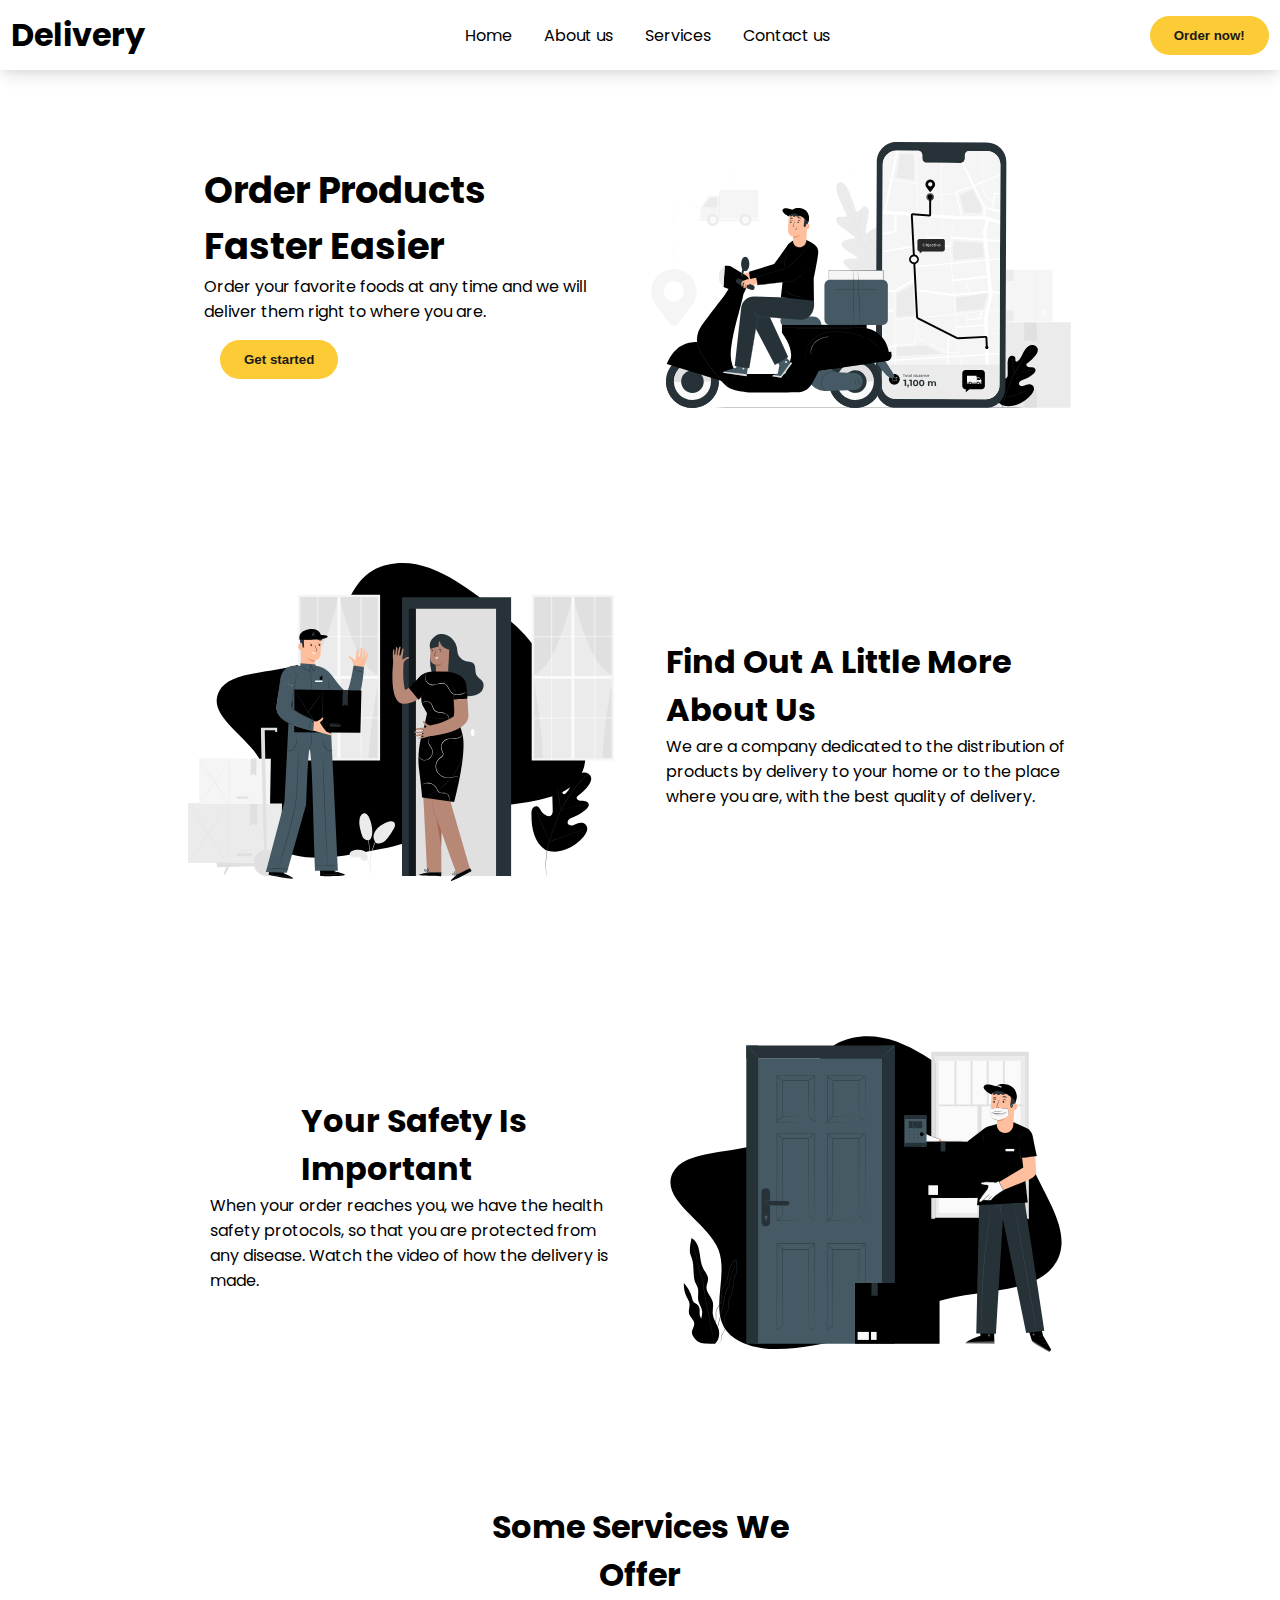
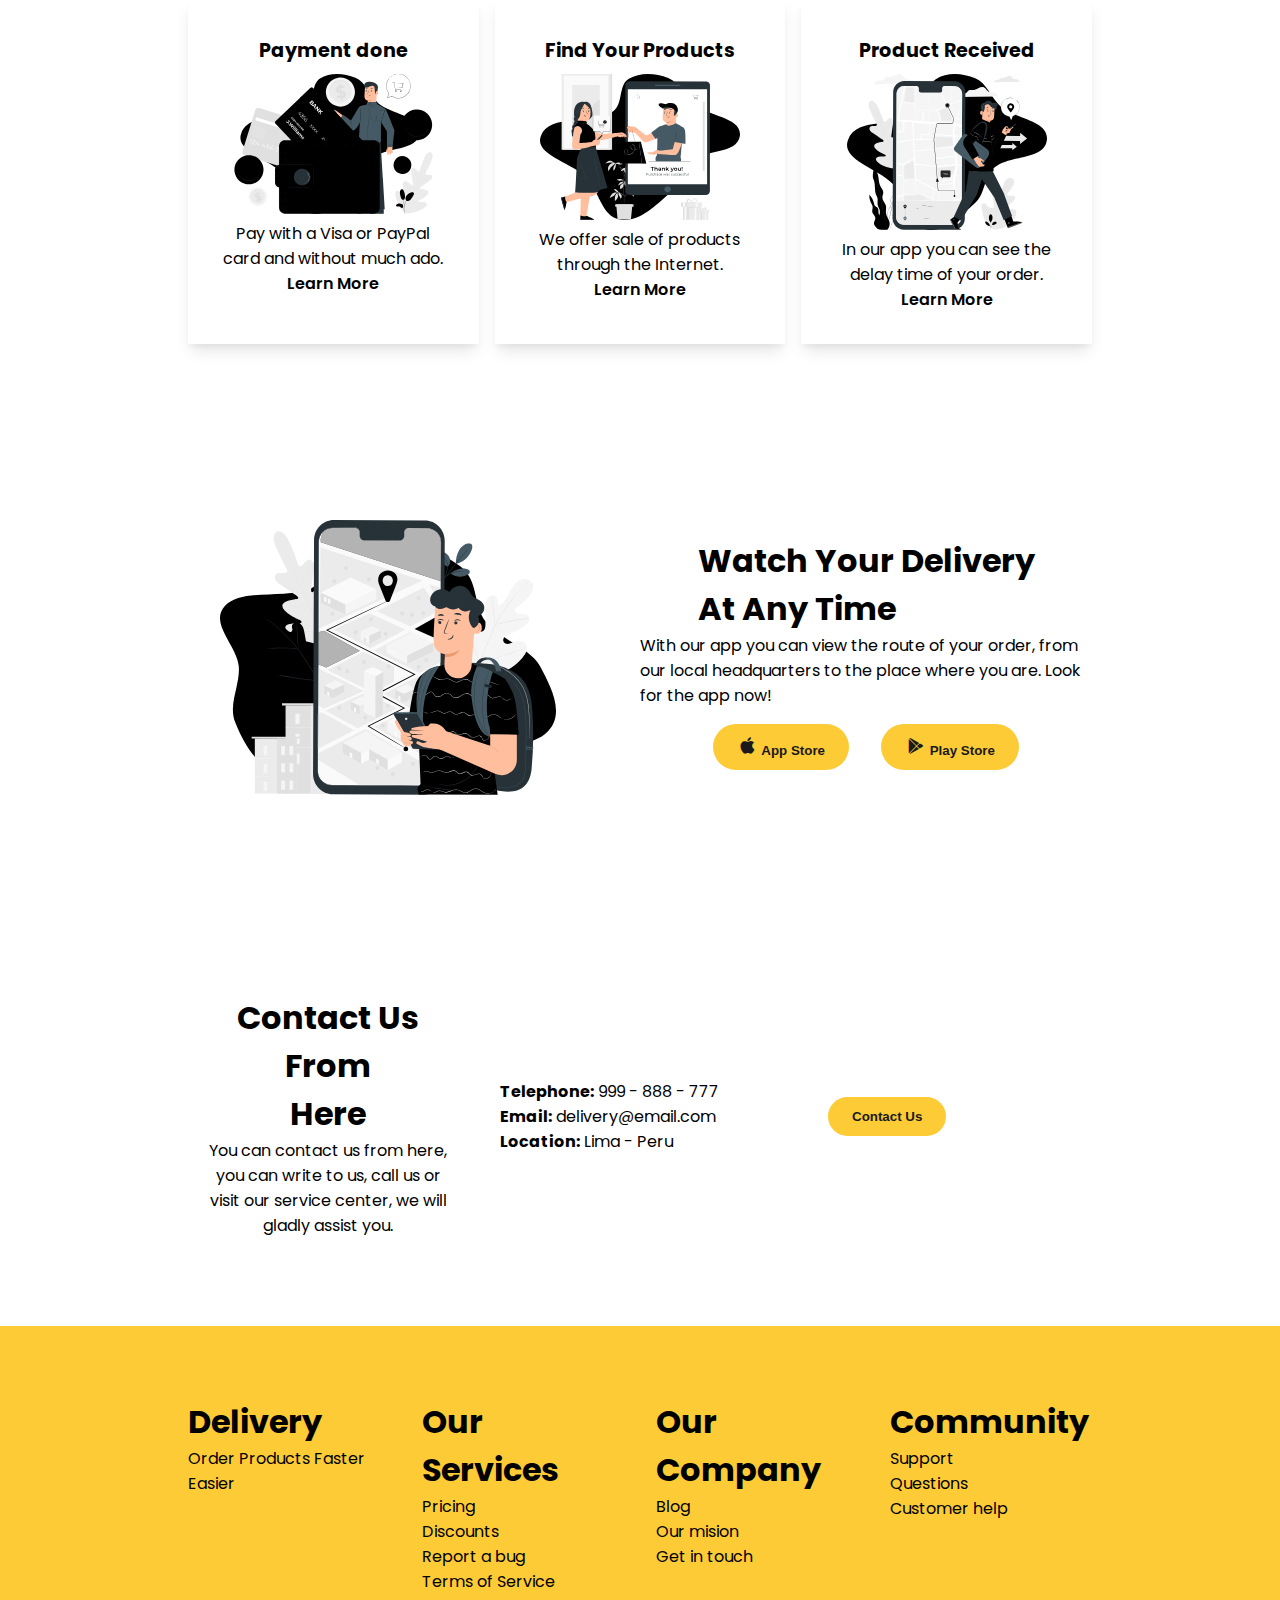
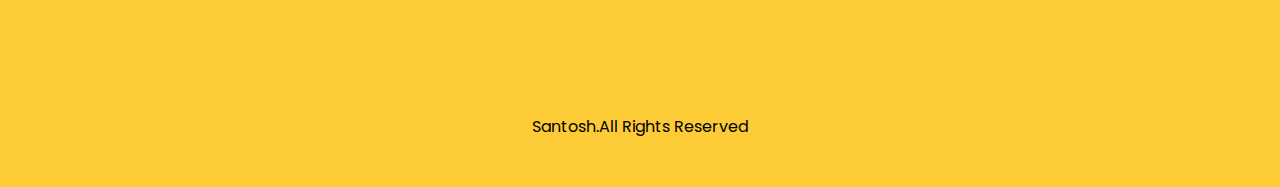
<file: nginx/index.html>
<!DOCTYPE html>
<html lang="en">
<head>
    <meta charset="UTF-8">
    <meta name="viewport" content="width=device-width, initial-scale=1.0">
    <title>Document</title>

    <!-- icons -->
    <link rel="stylesheet" href="https://cdn.jsdelivr.net/npm/boxicons@latest/css/boxicons.min.css">
    <link rel="stylesheet" href="style.css">
</head>
<body>
    <!-- nav -->
    <nav>
        <div class="nav-title">
            <h1>Delivery</h1>
            <i class='bx bx-menu'></i>
        </div>
        <ul class="nav-links">
            <li><a href="#">Home</a></li>
            <li><a href="#">About us</a></li>
            <li><a href="#">Services</a></li>
            <li><a href="#">Contact us</a></li>
        </ul>
        <ul class="menu-links">
            <li><a href="#">Home</a></li>
            <li><a href="#">About us</a></li>
            <li><a href="#">Services</a></li>
            <li><a href="#">Contact us</a></li>
        </ul>
        <button>Order now!</button>

    </nav>

    <!-- Home -->
    <section class="section container home">
  
        <div class="home-img">
            <img src="home-ilustration.svg" alt="" srcset="">
        </div>

        <div class="home-text">
            <h1>Order Products <br>Faster Easier</h1>
            <p>Order your favorite foods at any time and we will deliver them right to where you are.</p>
            <button class="btn">Get started</button>
        </div>
    
</section>

<!-- about us -->
<section class="section container about">
    <div class="about-text">
        <h1>Find Out A Little More <br>About Us</h1>
        <p>We are a company dedicated to the distribution of products by delivery to your home or to the place where you are, with the best quality of delivery.</p>
        </div>
        <div class="about-img">
            <img src="about-ilustration.svg" alt="">
        </div>
   
</section>

<!-- safety -->
<section class="section container safety">
    <div class="safety-text">
        <h1>Your Safety Is <br> Important</h1>
        <p>When your order reaches you, we have the health safety protocols, so that you are protected from any disease. Watch the video of how the delivery is made.</p>

    </div>
    <div class="safety-img">
        <img src="security-ilustration.svg" alt="" srcset="">
    </div>
</section>

<!-- offer -->
<section class="section container offer ">
    <h1 class="offer-title">Some Services We
        <br>Offer</h1>
    <div class="cols">
<div class="col">
    <h3>Payment done</h3>
    <img src="services1-ilustration.svg" alt="" srcset="">
    <p>Pay with a Visa or PayPal card and without much ado.</p>
    <a href="">Learn More</a>
</div>
<div class="col">
    <h3>Find Your Products</h3>
    <img src="services2-ilustration.svg" alt="" srcset="">
    <p>We offer sale of products through the Internet.</p>
    <a href="">Learn More</a>
</div>
<div class="col">
    <h3>Product Received</h3>
    <img src="services3-ilustration.svg" alt="">
    <p>In our app you can see the delay time of your order.</p>
    <a href="">Learn More</a>
</div>
</div>
</section>
<!-- app  -->
<section class="section container app">
<div class="app-text">
    <h1>Watch Your Delivery
        <br>At Any Time</h1>
        <p>With our app you can view the route of your order, from our local headquarters to the place where you are. Look for the app now!</p>
        <div class="btn-container">
          <button class="btn"><i class='bx bxl-apple'></i> App Store</button>
          <button class="btn"><i class='bx bxl-play-store'></i> Play Store</button>
        </div>
</div>
<div class="app-img">
    <img src="app-ilustration.svg" alt="">
</div>
</section>
<!-- contact  -->
<section class="section container contact">
    <div class="contact-text">
        <h1>Contact Us From
           <br> Here</h1>
           <p>You can contact us from here, you can write to us, call us or visit our service center, we will gladly assist you.</p>

    </div>
    <div class="contact-details">
        <p><b>Telephone:</b> 999 - 888 - 777</p>
        <p><b>Email:</b> delivery@email.com</p>
        <p><b>Location:</b> Lima - Peru</p>
    </div>
    <div class="contact-btn">
        <button class="btn">Contact Us</button>
    </div>
</section>
<!-- footer  -->
<footer>
<section class="section container footer">
    <div class="f-c1">
        <h1>Delivery</h1>
        <p>Order Products Faster
            Easier</p>
    </div>
    <div class="f-c2">
        <h1>Our Services</h1>
        <ul>
            <li><a href="">Pricing</a></li>
            <li><a href="">Discounts</a></li>
            <li><a href="">Report a bug</a></li>
            <li><a href="">Terms of Service</a></li>
        </ul>
    </div>
    <div class="f-c2">
        <h1>Our Company</h1>
        <ul>
            <li><a href="">Blog</a></li>
            <li><a href="">Our mision</a></li>
            <li><a href="">Get in touch</a></li>
        </ul>
    </div>
    <div class="f-c2">
        <h1>Community</h1>
        <ul>
            <li><a href="">Support</a></li>
            <li><a href="">Questions</a></li>
            <li><a href="">Customer help</a></li>
    </div>
</section>
<p class="f-f">Santosh.All Rights Reserved</p>
</footer>
    <script src="main.js"></script>
</body>
</html>
</file>
<file: nginx/style.css>
@import url('https://fonts.googleapis.com/css2?family=Poppins:ital,wght@0,100;0,200;0,300;0,400;0,500;0,600;0,700;0,800;0,900;1,100;1,200;1,300;1,400;1,500;1,600;1,700;1,800;1,900&display=swap');

* {
    margin: 0;
    padding: 0;
    box-sizing: border-box;
  }
  :root{
    --white:#fff;
    --primary:hsl(45,98%, 60%);
    --primary-hover: hsl(45, 98%, 53%);
    --box-shadow: rgba(0, 0, 0, 0.1) 0px 10px 15px -3px, rgba(0, 0, 0, 0.05) 0px 4px 6px -2px;
} 
  body {
    font-family: "Poppins", sans-serif;
    background-color: var(--white);
  }

  html {
    scroll-behavior: smooth;
  }

  .section {
    padding: 4.5rem 2rem;
  }
  .container {
    max-width: 968px;

    margin: auto;
  }
  .grid {
    display: grid;
    gap: 1.5rem;
  }
  ul{
    list-style: none;
  }
  a{
    text-decoration: none;
    color: black;
  }


  /* nav  */
nav{
  padding: .7rem;
  background-color: var(--white);
  box-shadow: var(--box-shadow);
}

.nav-title{
  display: flex;
  justify-content: space-between;
  align-items: center;
}
.menu-links{
  display: none;
  gap: 2rem;
}
nav button{
  display: none;
}
nav button{
  display: none;
  background-color: var(--primary);
  color: #1A1A1A;
  padding: .75rem 1.5rem;
  border-radius: 3rem;
  border:none;
  font-weight: 600;
  transition: .3s;
  cursor: pointer;
}
nav button:hover{

  background-color: var(--primary-hover);
 
}
.nav-title i{
  font-size: 2rem;
}
.nav-links{
  display: none;
  justify-content: center;
  align-items: center;
  flex-direction: column;
  gap: 1.5rem;
  margin-top: 1rem;
}
.open{
  display: flex;
}

/* home section  */
.home-text{
  display: flex;
  justify-content: center;
  align-items: center;
  flex-direction: column;
  padding: 1rem;
}
.btn{ 
  display: block;
  background-color: var(--primary);
  color: #1A1A1A;
  padding: .75rem 1.5rem;
  border-radius: 3rem;
  border:none;
  font-weight: 600;
  transition: .3s;
  cursor: pointer;
  margin: 1rem;
}
.btn:hover{
  background-color: var(--primary-hover);
}
.home-img img{
max-width: 40rem;
}
.home-text h1{
font-size: 2.3rem;
}

/* about  */
.about-img img{
  max-width: 40rem;
}
.about-text{
  display: flex;
  justify-content: center;
  align-items: center;
  flex-direction: column;
}
.safety-text{
  display: flex;
  justify-content: center;
  align-items: center;
  flex-direction: column;
  padding: 1.4rem;
}
.offer-title{
  text-align: center;
}
.col{
  box-shadow: var(--box-shadow);
  padding: 2rem;
  text-align: center;
}
.col h3{
  font-size: 1.2rem;
  padding: .3rem;
  margin-bottom: .3rem;
}
.col img{
  max-width: 200px;
}
.col a{
  font-weight: 600;
  margin-top: .2rem;
}
.bx{
  font-size:1.3rem;
}
.app-text{
  display: flex;
  justify-content: center;
  align-items: center;
  flex-direction: column;
}
.btn-container{
  display: flex;
  justify-content: center;
  align-items: center;
  flex-wrap: wrap;
}
.app-img{
  max-width: 25rem;
  padding: 2rem;
}
.contact-text{
  text-align: center;
  padding: 1rem;
}
.f-f{
  text-align: center;
  padding: 3rem;
}
@media screen and (min-width:768px) {
  .nav-links{
    display: none;
  }
  .nav-title i{
    display: none;
  }
  .menu-links{
    display: flex;
  }
  nav{
    display: flex;
    justify-content: space-between;
    align-items: center;
  }
  .home{
    display: grid;
    grid-template-columns: repeat(2,1fr);
  }
  .home-img{
    order: 1;
  }
.home-text{
  align-items: flex-start;
}
.about{
  display: grid;
  grid-template-columns: repeat(2,1fr);
  gap: 3.25rem;
}
.about-text{
  align-items: flex-start;
}
.about-text{
  order: 1;
}
.safety{
  display: grid;
  grid-template-columns: repeat(2,1fr);
}
.cols{
  display: grid;
  grid-template-columns: repeat(2,1fr);
}
.app{
  display: grid;
  grid-template-columns: repeat(2,1fr);
}
.app-text{
  order: 1;

}
.contact{
  display: grid;
  grid-template-columns: repeat(2,1fr);
  align-items: center;
  gap: 2rem;
}
footer{
  background-color: var(--primary);
}
.footer{
  display: grid;
  grid-template-columns: repeat(2,1fr);
  gap: 2rem;
}
}
@media screen and (min-width:1024px) {
  nav button{
    display: block;
  }
  .cols{
    display: grid;
    gap: 1rem;
    grid-template-columns: repeat(3,1fr);
  }
  .contact{
    grid-template-columns: repeat(3,1fr);
  }
  .footer{
   
    grid-template-columns: repeat(4,1fr);
  }
}
</file>
